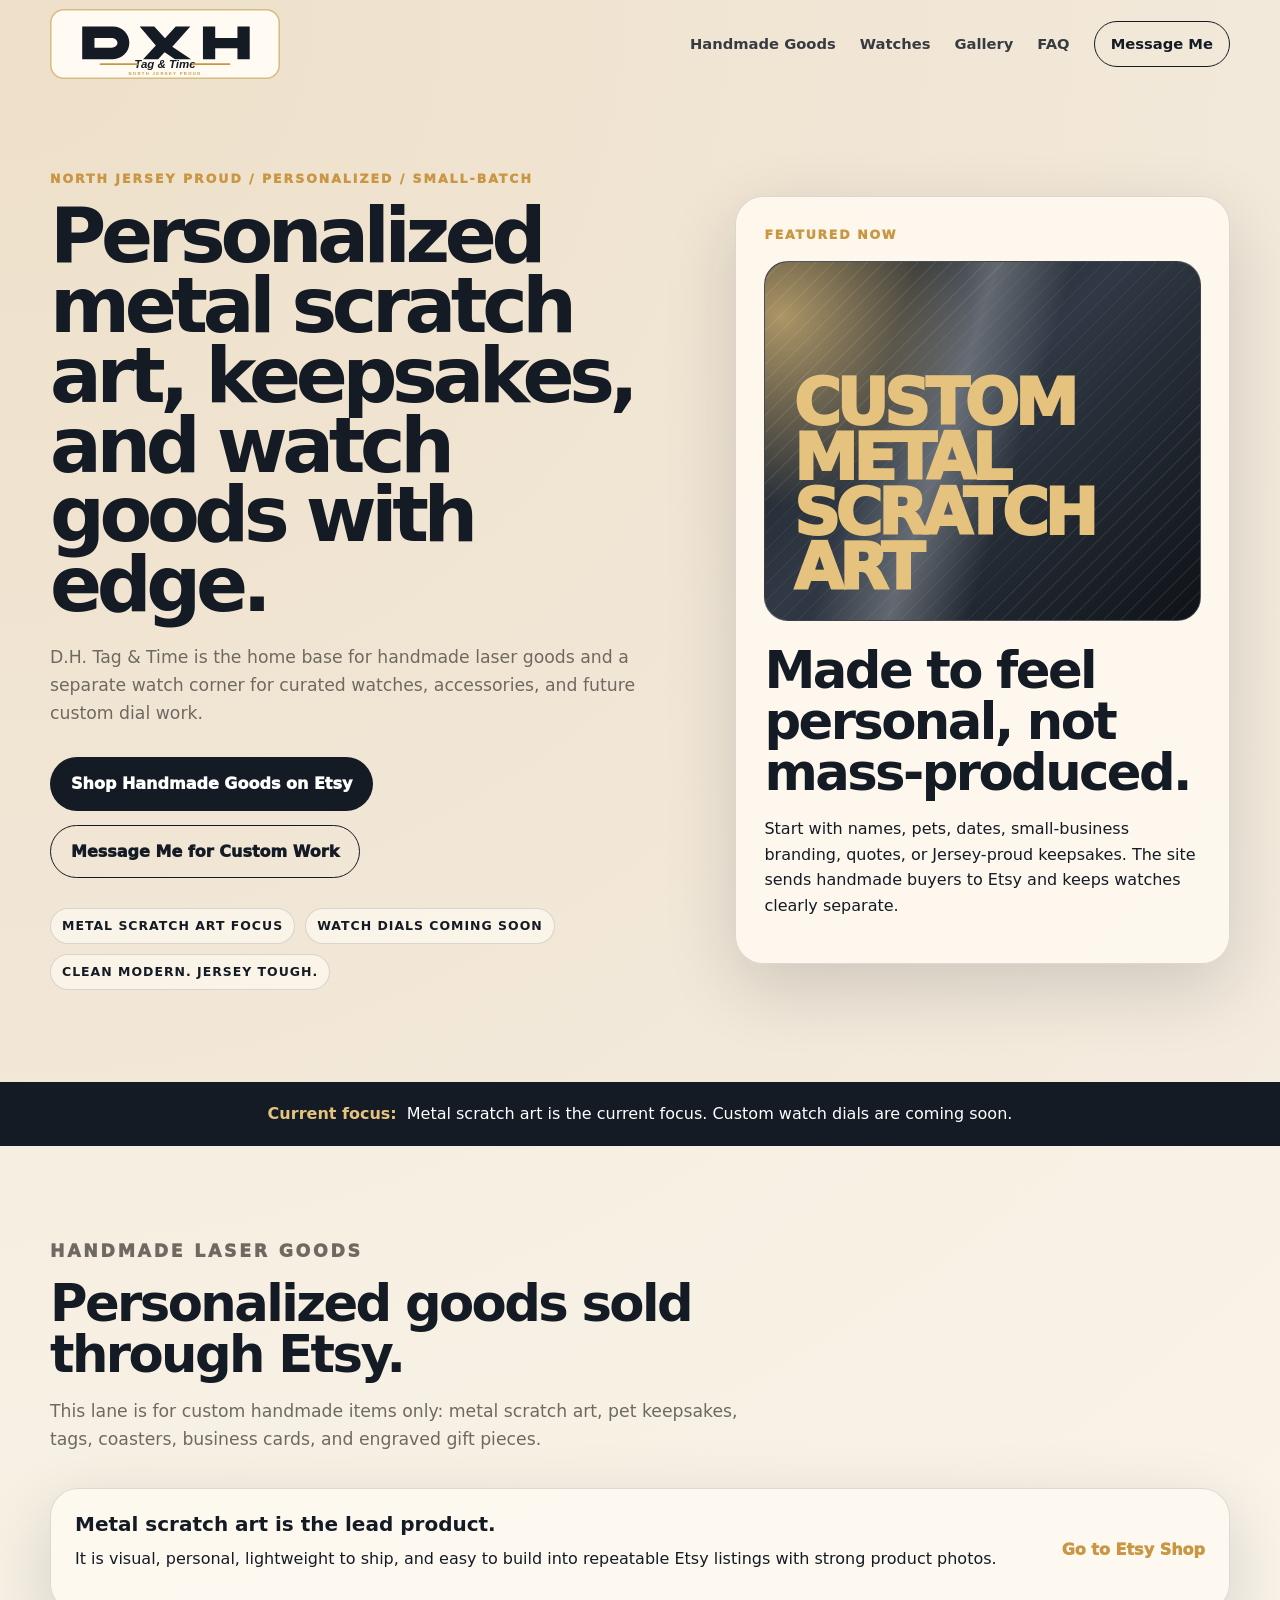
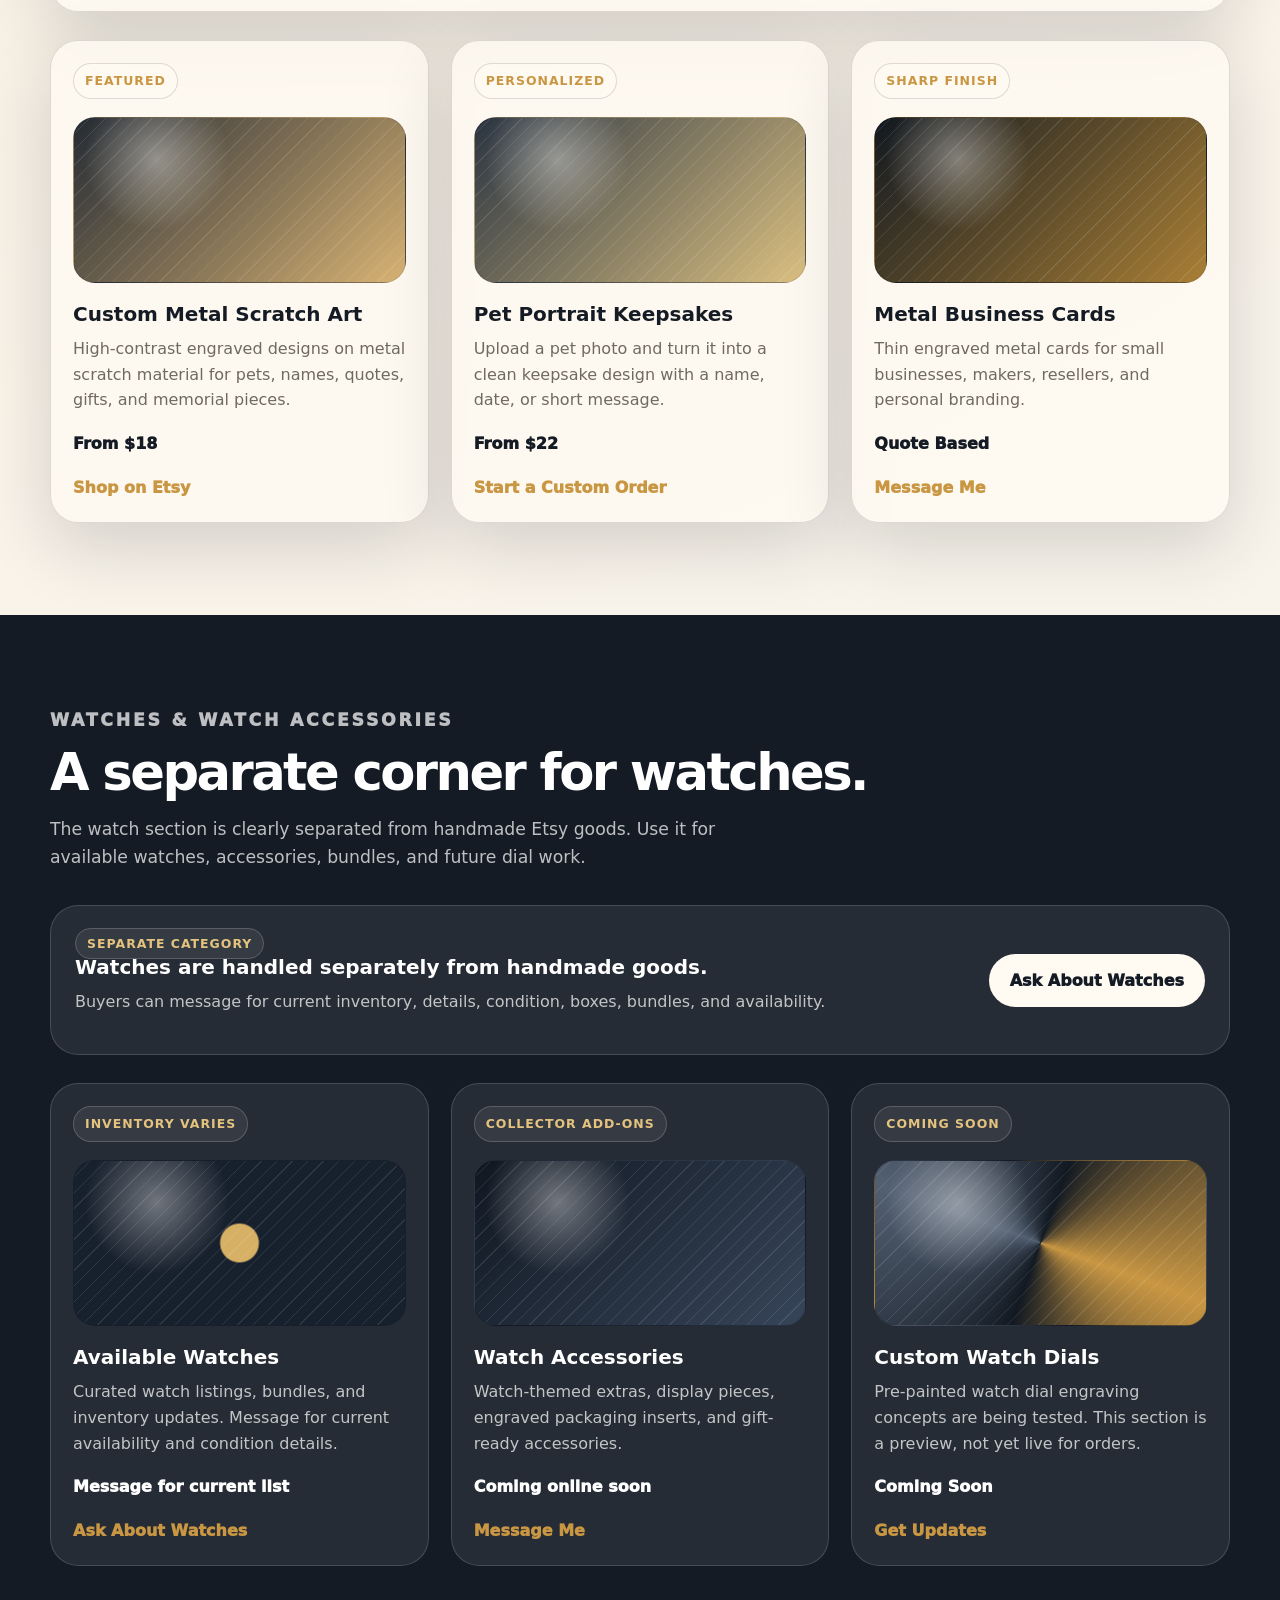
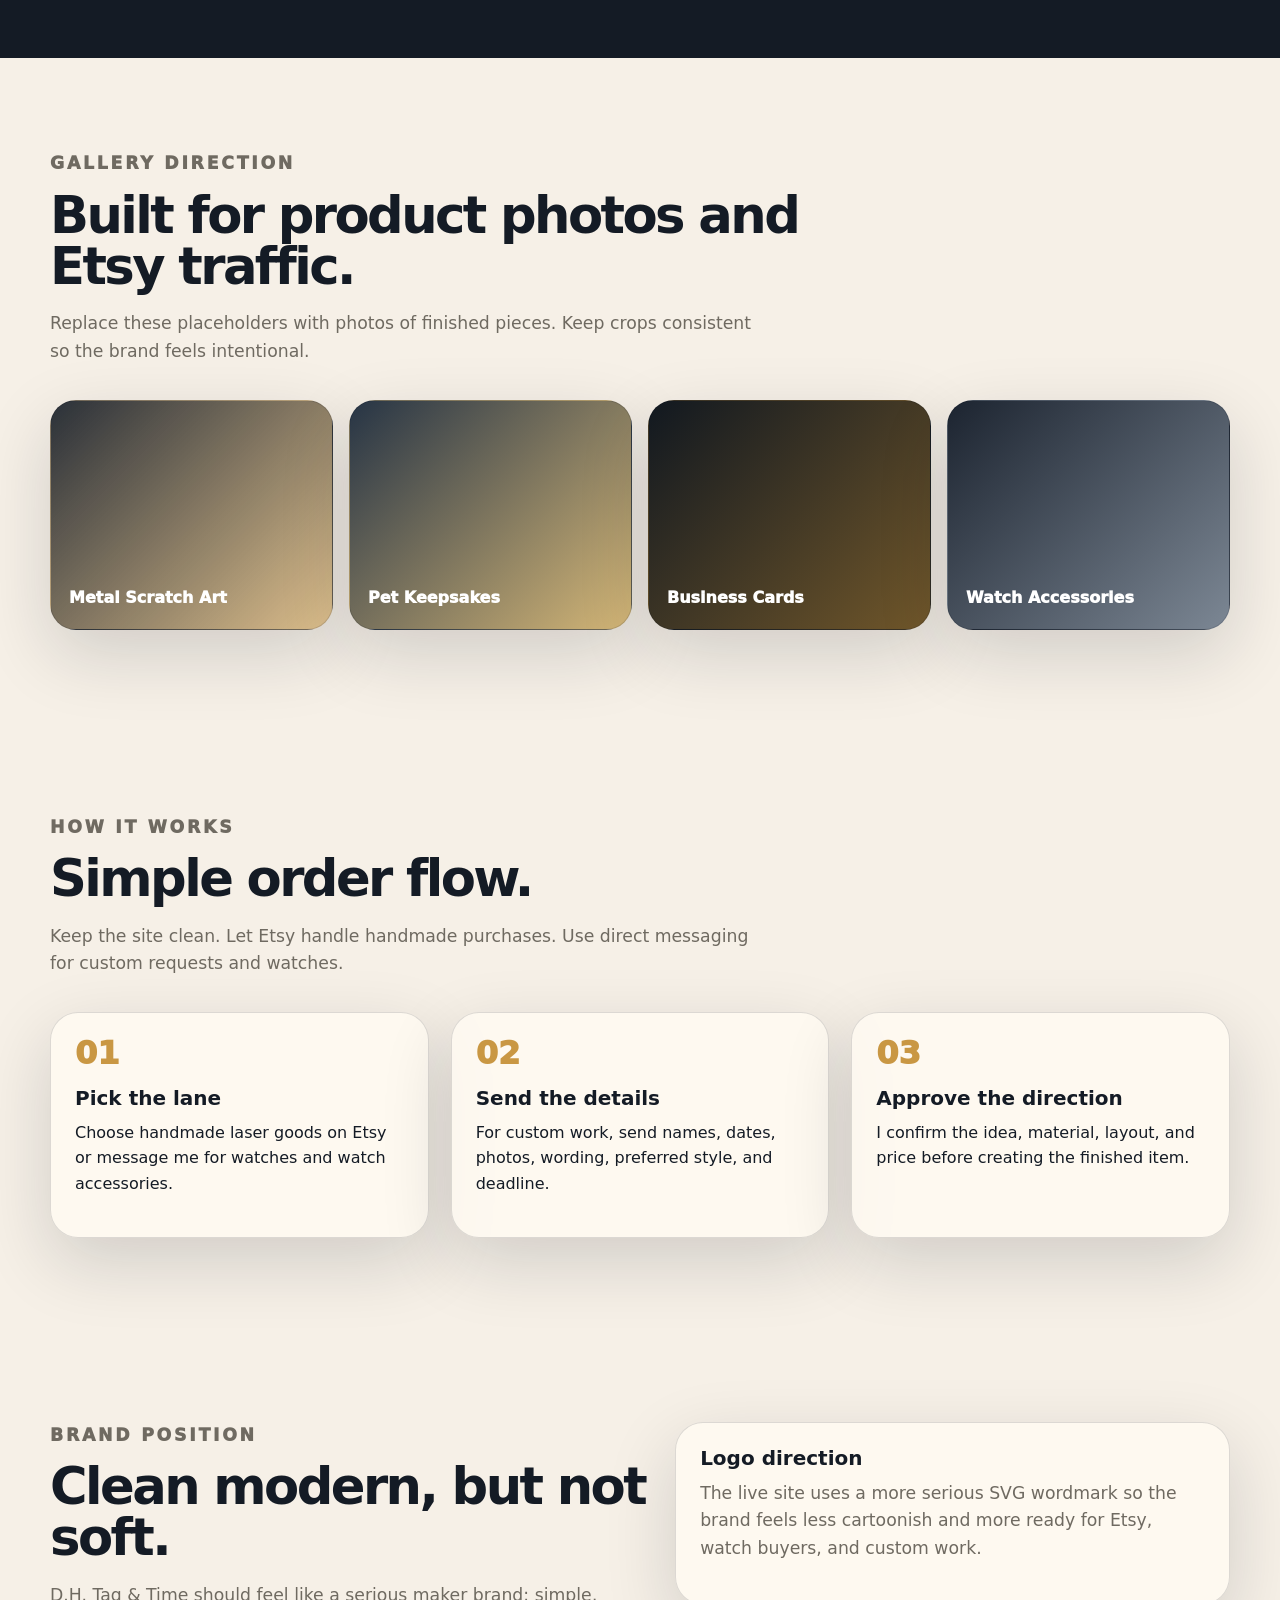
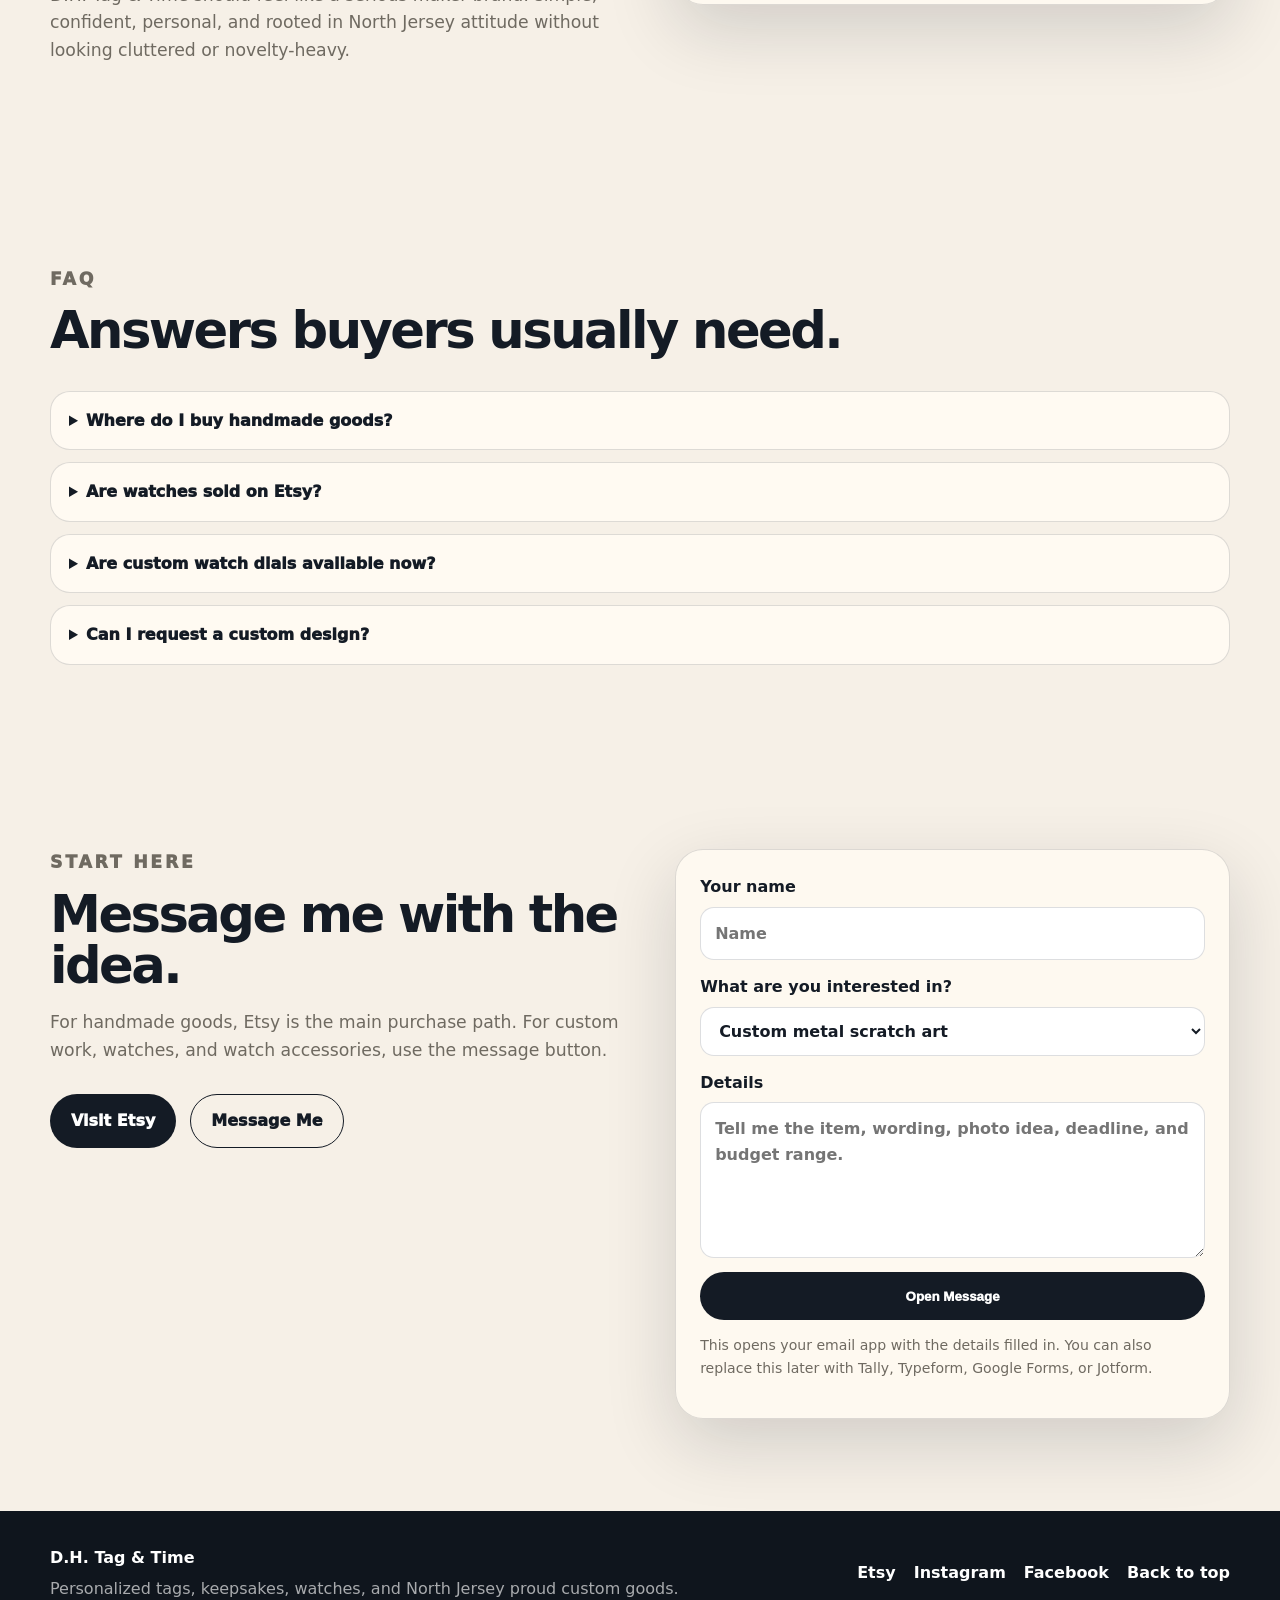
<file: index.html>
<!doctype html>
<html lang='en'>
<head>
  <meta charset='utf-8'>
  <meta name='viewport' content='width=device-width, initial-scale=1'>
  <title>D.H. Tag &amp; Time | Metal Scratch Art, Keepsakes &amp; Watch Goods</title>
  <meta name='description' content='D.H. Tag & Time is a North Jersey proud maker space for personalized metal scratch art, keepsakes, tags, watch accessories, and curated watches.'>
  <meta name='theme-color' content='#141b25'>
  <meta property='og:title' content='D.H. Tag & Time'>
  <meta property='og:description' content='Personalized metal scratch art, keepsakes, and watch goods with a clean modern North Jersey edge.'>
  <meta property='og:type' content='website'>
  <meta property='og:image' content='assets/social-card.svg'>
  <link rel='icon' href='assets/favicon.svg' type='image/svg+xml'>
  <link rel='stylesheet' href='styles.css'>
</head>
<body>
  <a class='skip-link' href='#main'>Skip to content</a>

  <header class='site-header' data-header>
    <div class='container nav-wrap'>
      <a class='brand' href='#top' aria-label='D.H. Tag & Time home'>
        <img src='assets/logo-mark.svg' alt='D.H. Tag & Time' width='300' height='92'>
      </a>
      <button class='menu-toggle' type='button' aria-label='Open menu' aria-expanded='false' aria-controls='site-menu' data-menu-toggle>
        <span></span><span></span><span></span>
      </button>
      <nav id='site-menu' class='site-nav' data-site-nav>
        <a href='#handmade'>Handmade Goods</a>
        <a href='#watches'>Watches</a>
        <a href='#gallery'>Gallery</a>
        <a href='#faq'>FAQ</a>
        <a class='nav-cta' data-config-link='messageUrl' href='mailto:hello@example.com?subject=Custom%20D.H.%20Tag%20%26%20Time%20Order'>Message Me</a>
      </nav>
    </div>
  </header>

  <main id='main'>
    <section id='top' class='hero section-pad'>
      <div class='container hero-grid'>
        <div class='hero-copy reveal'>
          <p class='eyebrow'>North Jersey Proud / Personalized / Small-Batch</p>
          <h1>Personalized metal scratch art, keepsakes, and watch goods with edge.</h1>
          <p class='hero-lede'>D.H. Tag &amp; Time is the home base for handmade laser goods and a separate watch corner for curated watches, accessories, and future custom dial work.</p>
          <div class='hero-actions'>
            <a class='btn btn-primary' data-config-link='etsyUrl' href='https://www.etsy.com/shop/YOUR_SHOP_NAME'>Shop Handmade Goods on Etsy</a>
            <a class='btn btn-secondary' data-config-link='messageUrl' href='mailto:hello@example.com?subject=Custom%20D.H.%20Tag%20%26%20Time%20Order'>Message Me for Custom Work</a>
          </div>
          <div class='trust-row'>
            <span>Metal scratch art focus</span>
            <span>Watch dials coming soon</span>
            <span>Clean modern. Jersey tough.</span>
          </div>
        </div>
        <div class='hero-card reveal delay-1'>
          <div class='card-topline'>Featured Now</div>
          <div class='scratch-preview' aria-hidden='true'>
            <div class='scratch-shine'></div>
            <div class='scratch-lines'></div>
            <div class='scratch-text'>CUSTOM<br>METAL<br>SCRATCH<br>ART</div>
          </div>
          <h2>Made to feel personal, not mass-produced.</h2>
          <p>Start with names, pets, dates, small-business branding, quotes, or Jersey-proud keepsakes. The site sends handmade buyers to Etsy and keeps watches clearly separate.</p>
        </div>
      </div>
    </section>

    <section class='announcement'>
      <div class='container announcement-inner'>
        <strong>Current focus:</strong>
        <span data-config-text='announcement'>Metal scratch art is the current focus. Custom watch dials are coming soon.</span>
      </div>
    </section>

    <section id='handmade' class='section-pad product-section handmade-section'>
      <div class='container'>
        <div class='section-heading reveal'>
          <p class='eyebrow'>Handmade Laser Goods</p>
          <h2>Personalized goods sold through Etsy.</h2>
          <p>This lane is for custom handmade items only: metal scratch art, pet keepsakes, tags, coasters, business cards, and engraved gift pieces.</p>
        </div>
        <div class='category-split reveal delay-1'>
          <div>
            <h3>Metal scratch art is the lead product.</h3>
            <p>It is visual, personal, lightweight to ship, and easy to build into repeatable Etsy listings with strong product photos.</p>
          </div>
          <a class='text-link' data-config-link='etsyUrl' href='https://www.etsy.com/shop/YOUR_SHOP_NAME'>Go to Etsy Shop</a>
        </div>
        <div class='product-grid' data-product-grid='featuredHandmade'></div>
      </div>
    </section>

    <section id='watches' class='section-pad product-section watch-section'>
      <div class='container'>
        <div class='section-heading reveal'>
          <p class='eyebrow'>Watches &amp; Watch Accessories</p>
          <h2>A separate corner for watches.</h2>
          <p>The watch section is clearly separated from handmade Etsy goods. Use it for available watches, accessories, bundles, and future dial work.</p>
        </div>
        <div class='watch-banner reveal delay-1'>
          <div>
            <span class='badge'>Separate Category</span>
            <h3>Watches are handled separately from handmade goods.</h3>
            <p>Buyers can message for current inventory, details, condition, boxes, bundles, and availability.</p>
          </div>
          <a class='btn btn-light' data-config-link='watchMessageUrl' href='mailto:hello@example.com?subject=Watch%20Inventory%20Question'>Ask About Watches</a>
        </div>
        <div class='product-grid dark-cards' data-product-grid='watchGoods'></div>
      </div>
    </section>

    <section id='gallery' class='section-pad gallery-section'>
      <div class='container'>
        <div class='section-heading reveal'>
          <p class='eyebrow'>Gallery Direction</p>
          <h2>Built for product photos and Etsy traffic.</h2>
          <p>Replace these placeholders with photos of finished pieces. Keep crops consistent so the brand feels intentional.</p>
        </div>
        <div class='gallery-grid reveal delay-1'>
          <div class='gallery-item'><span>Metal Scratch Art</span></div>
          <div class='gallery-item'><span>Pet Keepsakes</span></div>
          <div class='gallery-item'><span>Business Cards</span></div>
          <div class='gallery-item'><span>Watch Accessories</span></div>
        </div>
      </div>
    </section>

    <section id='process' class='section-pad process-section'>
      <div class='container'>
        <div class='section-heading reveal'>
          <p class='eyebrow'>How It Works</p>
          <h2>Simple order flow.</h2>
          <p>Keep the site clean. Let Etsy handle handmade purchases. Use direct messaging for custom requests and watches.</p>
        </div>
        <div class='steps-grid'>
          <article class='step-card reveal'><span>01</span><h3>Pick the lane</h3><p>Choose handmade laser goods on Etsy or message me for watches and watch accessories.</p></article>
          <article class='step-card reveal delay-1'><span>02</span><h3>Send the details</h3><p>For custom work, send names, dates, photos, wording, preferred style, and deadline.</p></article>
          <article class='step-card reveal delay-2'><span>03</span><h3>Approve the direction</h3><p>I confirm the idea, material, layout, and price before creating the finished item.</p></article>
        </div>
      </div>
    </section>

    <section class='brand-note section-pad'>
      <div class='container brand-note-grid'>
        <div class='reveal'>
          <p class='eyebrow'>Brand Position</p>
          <h2>Clean modern, but not soft.</h2>
          <p>D.H. Tag &amp; Time should feel like a serious maker brand: simple, confident, personal, and rooted in North Jersey attitude without looking cluttered or novelty-heavy.</p>
        </div>
        <div class='note-card reveal delay-1'>
          <h3>Logo direction</h3>
          <p>The live site uses a more serious SVG wordmark so the brand feels less cartoonish and more ready for Etsy, watch buyers, and custom work.</p>
        </div>
      </div>
    </section>

    <section id='faq' class='section-pad faq-section'>
      <div class='container'>
        <div class='section-heading reveal'>
          <p class='eyebrow'>FAQ</p>
          <h2>Answers buyers usually need.</h2>
        </div>
        <div class='faq-list reveal delay-1'>
          <details><summary>Where do I buy handmade goods?</summary><p>Handmade goods should be purchased through the Etsy shop. Custom questions can be sent through the message button.</p></details>
          <details><summary>Are watches sold on Etsy?</summary><p>This site keeps watches and handmade goods separate. Message me for current watch inventory, bundles, accessories, and condition details.</p></details>
          <details><summary>Are custom watch dials available now?</summary><p>Not yet. Custom watch dials are marked Coming Soon while designs and materials are tested.</p></details>
          <details><summary>Can I request a custom design?</summary><p>Yes. Use the message button and include the item type, wording, photo, deadline, and style direction.</p></details>
        </div>
      </div>
    </section>

    <section id='contact' class='section-pad contact-section'>
      <div class='container contact-grid'>
        <div class='reveal'>
          <p class='eyebrow'>Start Here</p>
          <h2>Message me with the idea.</h2>
          <p>For handmade goods, Etsy is the main purchase path. For custom work, watches, and watch accessories, use the message button.</p>
          <div class='contact-actions'>
            <a class='btn btn-primary' data-config-link='etsyUrl' href='https://www.etsy.com/shop/YOUR_SHOP_NAME'>Visit Etsy</a>
            <a class='btn btn-secondary' data-config-link='messageUrl' href='mailto:hello@example.com?subject=Custom%20D.H.%20Tag%20%26%20Time%20Order'>Message Me</a>
          </div>
        </div>
        <form class='message-card reveal delay-1' data-contact-form>
          <label>Your name<input name='name' type='text' placeholder='Name'></label>
          <label>What are you interested in?<select name='topic'><option>Custom metal scratch art</option><option>Pet keepsake</option><option>Metal business cards</option><option>Watches or watch accessories</option><option>Custom watch dials / coming soon updates</option></select></label>
          <label>Details<textarea name='details' rows='5' placeholder='Tell me the item, wording, photo idea, deadline, and budget range.'></textarea></label>
          <button class='btn btn-primary' type='submit'>Open Message</button>
          <p class='form-note'>This opens your email app with the details filled in. You can also replace this later with Tally, Typeform, Google Forms, or Jotform.</p>
        </form>
      </div>
    </section>
  </main>

  <footer class='site-footer'>
    <div class='container footer-grid'>
      <div><strong>D.H. Tag &amp; Time</strong><p>Personalized tags, keepsakes, watches, and North Jersey proud custom goods.</p></div>
      <div class='footer-links'><a data-config-link='etsyUrl' href='https://www.etsy.com/shop/YOUR_SHOP_NAME'>Etsy</a><a data-config-link='instagramUrl' href='#'>Instagram</a><a data-config-link='facebookUrl' href='#'>Facebook</a><a href='#top'>Back to top</a></div>
    </div>
  </footer>

  <script src='site-config.js'></script>
  <script src='script.js'></script>
</body>
</html>
</file>
<file: styles.css>
:root {
  --ink: #141b25;
  --ink-2: #233041;
  --cream: #f6f0e7;
  --paper: #fffaf2;
  --gold: #c99743;
  --gold-2: #e5c37e;
  --line: rgba(20, 27, 37, 0.14);
  --muted: #6f6a61;
  --shadow: 0 24px 70px rgba(20, 27, 37, 0.16);
  --radius: 28px;
  --max: 1180px;
}

* { box-sizing: border-box; }
html { scroll-behavior: smooth; }
body {
  margin: 0;
  font-family: Inter, ui-sans-serif, system-ui, -apple-system, BlinkMacSystemFont, Segoe UI, sans-serif;
  color: var(--ink);
  background: radial-gradient(circle at top left, rgba(201, 151, 67, 0.18), transparent 35%), var(--cream);
  line-height: 1.6;
}
a { color: inherit; text-decoration: none; }
img { max-width: 100%; display: block; }
.container { width: min(var(--max), calc(100% - 36px)); margin: 0 auto; }
.section-pad { padding: 92px 0; }
.skip-link { position: absolute; left: -999px; top: 12px; z-index: 99; background: var(--ink); color: white; padding: 10px 14px; border-radius: 10px; }
.skip-link:focus { left: 12px; }

.site-header { position: sticky; top: 0; z-index: 50; border-bottom: 1px solid transparent; transition: 0.25s ease; }
.site-header.scrolled { background: rgba(246, 240, 231, 0.92); border-color: var(--line); backdrop-filter: blur(14px); }
.nav-wrap { min-height: 88px; display: flex; align-items: center; justify-content: space-between; gap: 24px; }
.brand img { width: 230px; height: auto; }
.site-nav { display: flex; align-items: center; gap: 24px; font-weight: 800; font-size: 0.92rem; }
.site-nav a { opacity: 0.84; }
.site-nav a:hover { opacity: 1; color: var(--gold); }
.nav-cta { border: 1px solid var(--ink); border-radius: 999px; padding: 10px 16px; opacity: 1 !important; }
.nav-cta:hover { background: var(--ink); color: white !important; }
.menu-toggle { display: none; background: transparent; border: 0; width: 44px; height: 44px; padding: 10px; }
.menu-toggle span { display: block; height: 2px; background: var(--ink); margin: 6px 0; }

.hero { padding-top: 80px; overflow: hidden; }
.hero-grid { display: grid; grid-template-columns: 1.12fr 0.88fr; gap: 56px; align-items: center; }
.eyebrow { margin: 0 0 12px; color: var(--gold); text-transform: uppercase; letter-spacing: 0.16em; font-size: 0.78rem; font-weight: 950; }
h1, h2, h3, p { margin-top: 0; }
h1 { font-size: clamp(2.65rem, 6vw, 5.8rem); line-height: 0.91; letter-spacing: -0.07em; margin-bottom: 24px; }
h2 { font-size: clamp(2rem, 4vw, 3.5rem); line-height: 1; letter-spacing: -0.05em; margin-bottom: 18px; }
h3 { font-size: 1.25rem; line-height: 1.15; margin-bottom: 10px; }
.hero-lede, .section-heading p, .brand-note p, .contact-section p { color: var(--muted); font-size: 1.08rem; max-width: 720px; }
.hero-actions, .contact-actions { display: flex; flex-wrap: wrap; gap: 14px; margin: 30px 0; }
.btn { display: inline-flex; align-items: center; justify-content: center; min-height: 48px; padding: 13px 20px; border-radius: 999px; font-weight: 950; border: 1px solid transparent; transition: transform 0.18s ease, box-shadow 0.18s ease, background 0.18s ease; }
.btn:hover { transform: translateY(-2px); box-shadow: 0 12px 28px rgba(20, 27, 37, 0.16); }
.btn-primary { background: var(--ink); color: white; }
.btn-secondary { border-color: var(--ink); color: var(--ink); background: transparent; }
.btn-light { background: var(--paper); color: var(--ink); }
.trust-row { display: flex; flex-wrap: wrap; gap: 10px; }
.trust-row span, .badge, .product-label { border: 1px solid var(--line); border-radius: 999px; padding: 7px 11px; background: rgba(255, 250, 242, 0.65); font-size: 0.78rem; font-weight: 900; text-transform: uppercase; letter-spacing: 0.08em; }

.hero-card, .note-card, .message-card, .category-split, .watch-banner, .step-card, .product-card { background: rgba(255, 250, 242, 0.82); border: 1px solid var(--line); border-radius: var(--radius); box-shadow: var(--shadow); }
.hero-card { padding: 28px; transform: rotate(1deg); }
.card-topline { color: var(--gold); font-weight: 950; text-transform: uppercase; letter-spacing: 0.14em; font-size: 0.78rem; margin-bottom: 16px; }
.scratch-preview { position: relative; min-height: 360px; border-radius: 24px; overflow: hidden; background: linear-gradient(135deg, #151a20, #303945 45%, #0f1318); border: 1px solid rgba(255,255,255,0.16); margin-bottom: 24px; }
.scratch-shine { position: absolute; inset: -20%; background: radial-gradient(circle at 20% 20%, rgba(229,195,126,0.72), transparent 30%), linear-gradient(115deg, transparent 35%, rgba(255,255,255,0.28), transparent 55%); transform: rotate(-8deg); }
.scratch-lines { position: absolute; inset: 0; background-image: repeating-linear-gradient(135deg, rgba(255,255,255,0.07) 0 1px, transparent 1px 12px); }
.scratch-text { position: absolute; left: 28px; bottom: 24px; color: var(--gold-2); font-size: clamp(2.2rem, 5vw, 4rem); font-weight: 1000; line-height: 0.86; letter-spacing: -0.07em; }

.announcement { border-top: 1px solid var(--line); border-bottom: 1px solid var(--line); background: var(--ink); color: white; }
.announcement-inner { display: flex; gap: 10px; align-items: center; justify-content: center; min-height: 62px; text-align: center; }
.announcement strong { color: var(--gold-2); }
.section-heading { max-width: 820px; margin-bottom: 34px; }
.product-section { background: rgba(255,250,242,0.32); }
.watch-section { background: var(--ink); color: white; }
.watch-section .section-heading p, .watch-section .product-card p, .watch-section .watch-banner p { color: rgba(255,255,255,0.72); }
.category-split, .watch-banner { padding: 24px; display: flex; align-items: center; justify-content: space-between; gap: 24px; margin-bottom: 28px; }
.text-link { font-weight: 950; color: var(--gold); white-space: nowrap; }
.product-grid { display: grid; grid-template-columns: repeat(3, 1fr); gap: 22px; }
.product-card { padding: 22px; position: relative; overflow: hidden; }
.product-card p { color: var(--muted); }
.product-label { display: inline-flex; margin-bottom: 18px; color: var(--gold); }
.product-art { height: 166px; border-radius: 22px; margin-bottom: 20px; border: 1px solid rgba(20,27,37,0.12); background: linear-gradient(135deg, rgba(20,27,37,0.93), rgba(201,151,67,0.72)); position: relative; overflow: hidden; }
.product-art::after { content: ''; position: absolute; inset: 0; background: radial-gradient(circle at 25% 25%, rgba(255,255,255,0.38), transparent 26%), repeating-linear-gradient(135deg, rgba(255,255,255,0.1) 0 1px, transparent 1px 11px); }
.art-pet { background: linear-gradient(135deg, #2a3441, #dbc081); }
.art-card { background: linear-gradient(135deg, #111820, #a97f35); }
.art-watch { background: radial-gradient(circle, #d6b065 0 10%, #17202d 11% 100%); }
.art-accessory { background: linear-gradient(135deg, #101721, #374559); }
.art-dial { background: conic-gradient(from 20deg, #121922, #c99743, #121922, #536072, #121922); }
.product-meta { color: var(--ink); font-weight: 950; margin: 18px 0; }
.card-link { display: inline-flex; font-weight: 950; color: var(--gold); }
.dark-cards .product-card, .watch-banner { background: rgba(255,250,242,0.08); border-color: rgba(255,255,255,0.15); color: white; box-shadow: none; }
.dark-cards .product-meta { color: white; }
.dark-cards .product-label, .watch-section .badge { border-color: rgba(255,255,255,0.18); background: rgba(255,255,255,0.07); color: var(--gold-2); }

.gallery-grid { display: grid; grid-template-columns: repeat(4, 1fr); gap: 16px; }
.gallery-item { min-height: 230px; border-radius: 26px; border: 1px solid var(--line); background: linear-gradient(135deg, rgba(20,27,37,0.9), rgba(201,151,67,0.56)); display: flex; align-items: end; padding: 18px; color: white; font-weight: 950; box-shadow: var(--shadow); }
.gallery-item:nth-child(2) { background: linear-gradient(135deg, #263445, #d5b777); }
.gallery-item:nth-child(3) { background: linear-gradient(135deg, #111820, #71572a); }
.gallery-item:nth-child(4) { background: linear-gradient(135deg, #1c2430, #7c8794); }
.steps-grid, .brand-note-grid, .contact-grid { display: grid; grid-template-columns: repeat(3, 1fr); gap: 22px; }
.brand-note-grid, .contact-grid { grid-template-columns: 1fr 0.92fr; align-items: start; }
.step-card, .note-card, .message-card { padding: 24px; }
.step-card span { display: inline-flex; color: var(--gold); font-weight: 1000; font-size: 2rem; line-height: 1; margin-bottom: 18px; }
.faq-list { display: grid; gap: 12px; }
details { background: var(--paper); border: 1px solid var(--line); border-radius: 20px; padding: 16px 18px; }
summary { cursor: pointer; font-weight: 950; }
details p { color: var(--muted); margin: 10px 0 0; }
.message-card { display: grid; gap: 14px; }
label { display: grid; gap: 7px; font-weight: 900; }
input, select, textarea { width: 100%; border: 1px solid var(--line); border-radius: 14px; background: white; color: var(--ink); padding: 13px 14px; font: inherit; }
textarea { resize: vertical; }
.form-note { font-size: 0.88rem !important; }
.site-footer { background: #0f151d; color: white; padding: 34px 0; }
.footer-grid { display: flex; justify-content: space-between; gap: 24px; align-items: center; }
.footer-grid p { color: rgba(255,255,255,0.64); margin: 6px 0 0; }
.footer-links { display: flex; flex-wrap: wrap; gap: 18px; font-weight: 900; }
.footer-links a:hover { color: var(--gold-2); }

.reveal { opacity: 0; transform: translateY(18px); transition: opacity 0.7s ease, transform 0.7s ease; }
.reveal.visible { opacity: 1; transform: translateY(0); }
.delay-1 { transition-delay: 0.12s; }
.delay-2 { transition-delay: 0.22s; }

@media (max-width: 900px) {
  .menu-toggle { display: block; }
  .site-nav { position: fixed; inset: 88px 18px auto 18px; display: none; flex-direction: column; align-items: stretch; padding: 18px; border: 1px solid var(--line); border-radius: 22px; background: var(--paper); box-shadow: var(--shadow); }
  .site-nav.open { display: flex; }
  .hero-grid, .product-grid, .steps-grid, .brand-note-grid, .contact-grid, .gallery-grid { grid-template-columns: 1fr; }
  .hero { padding-top: 36px; }
  .hero-card { transform: none; }
  .category-split, .watch-banner, .footer-grid { flex-direction: column; align-items: flex-start; }
  .section-pad { padding: 68px 0; }
}

@media (max-width: 560px) {
  .container { width: min(100% - 26px, var(--max)); }
  .brand img { width: 190px; }
  .nav-wrap { min-height: 78px; }
  .site-nav { inset-top: 78px; }
  h1 { font-size: 3.05rem; }
  .hero-actions, .contact-actions { flex-direction: column; }
  .btn { width: 100%; }
  .announcement-inner { flex-direction: column; padding: 14px 0; gap: 2px; }
  .scratch-preview { min-height: 280px; }
}
</file>
